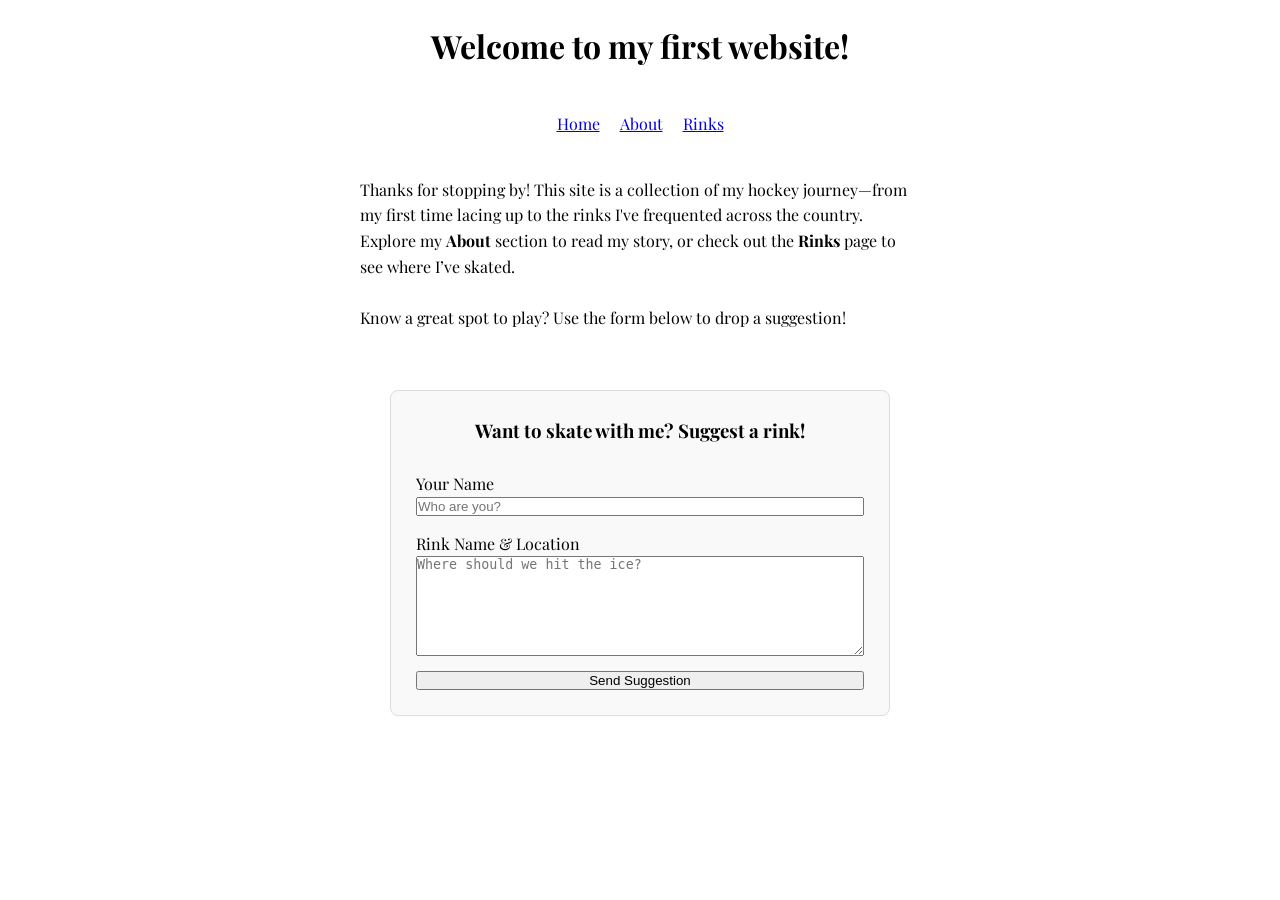
<file: html-css-fundamentals/index.html>
<!DOCTYPE html>
<html lang="en">
<head> 
    <meta charset="UTF-8">
    <meta name="viewport" content="width=device-width, initial-scale=1.0">
    <title>Website/Form Example</title>
    <link rel="stylesheet" href="style.css">
</head>
<body>
    <header><h1>Welcome to my first website!</h1></header>
    <nav>
  <ul style="display: flex; list-style: none; gap: 20px; justify-content: center; padding: 20px;">
    <li><a href="index.html">Home</a></li>
    <li><a href="hero.html">About</a></li>
    <li><a href="cards.html">Rinks</a></li>
  </ul>
</nav>
    <main>
        <article>
            <p>Thanks for stopping by! This site is a collection of my hockey journey—from my first time lacing up to the rinks I've frequented across the country.</p>
            <p>Explore my <strong>About</strong> section to read my story, or check out the <strong>Rinks</strong> page to see where I’ve skated.</p>
            <br>
            <p>Know a great spot to play? Use the form below to drop a suggestion!</p>
        </article>
<form action="https://formspree.io/f/mjgqqydq" method="POST" class="rink-form">
  <h3>Want to skate with me? Suggest a rink!</h3>
  
  <div class="form-group">
    <label for="name">Your Name</label>
    <input type="text" id="name" name="name" placeholder="Who are you?" required>
  </div>

  <div class="form-group">
    <label for="message">Rink Name & Location</label>
    <textarea id="message" name="message" placeholder="Where should we hit the ice?" required></textarea>
  </div>

  <button type="submit">Send Suggestion</button>
</form>
</main>
</body>
</html>
</file>
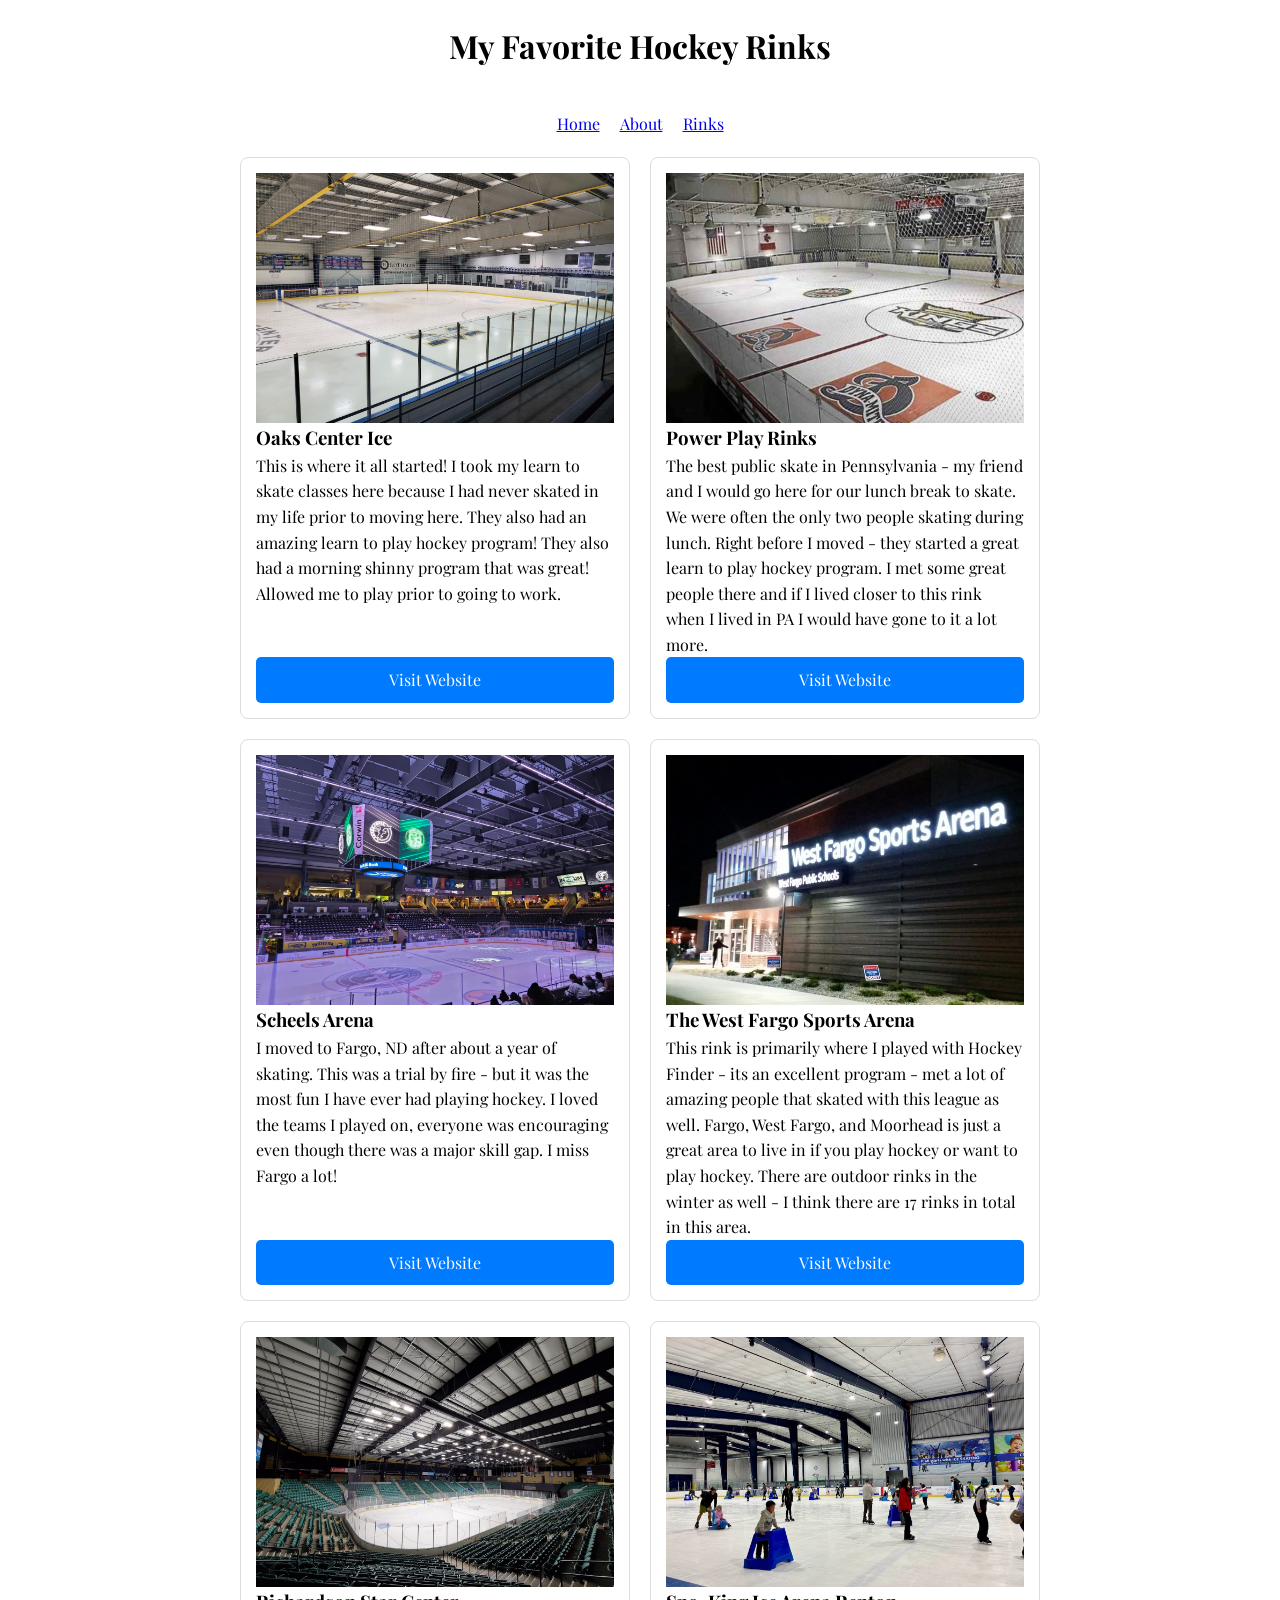
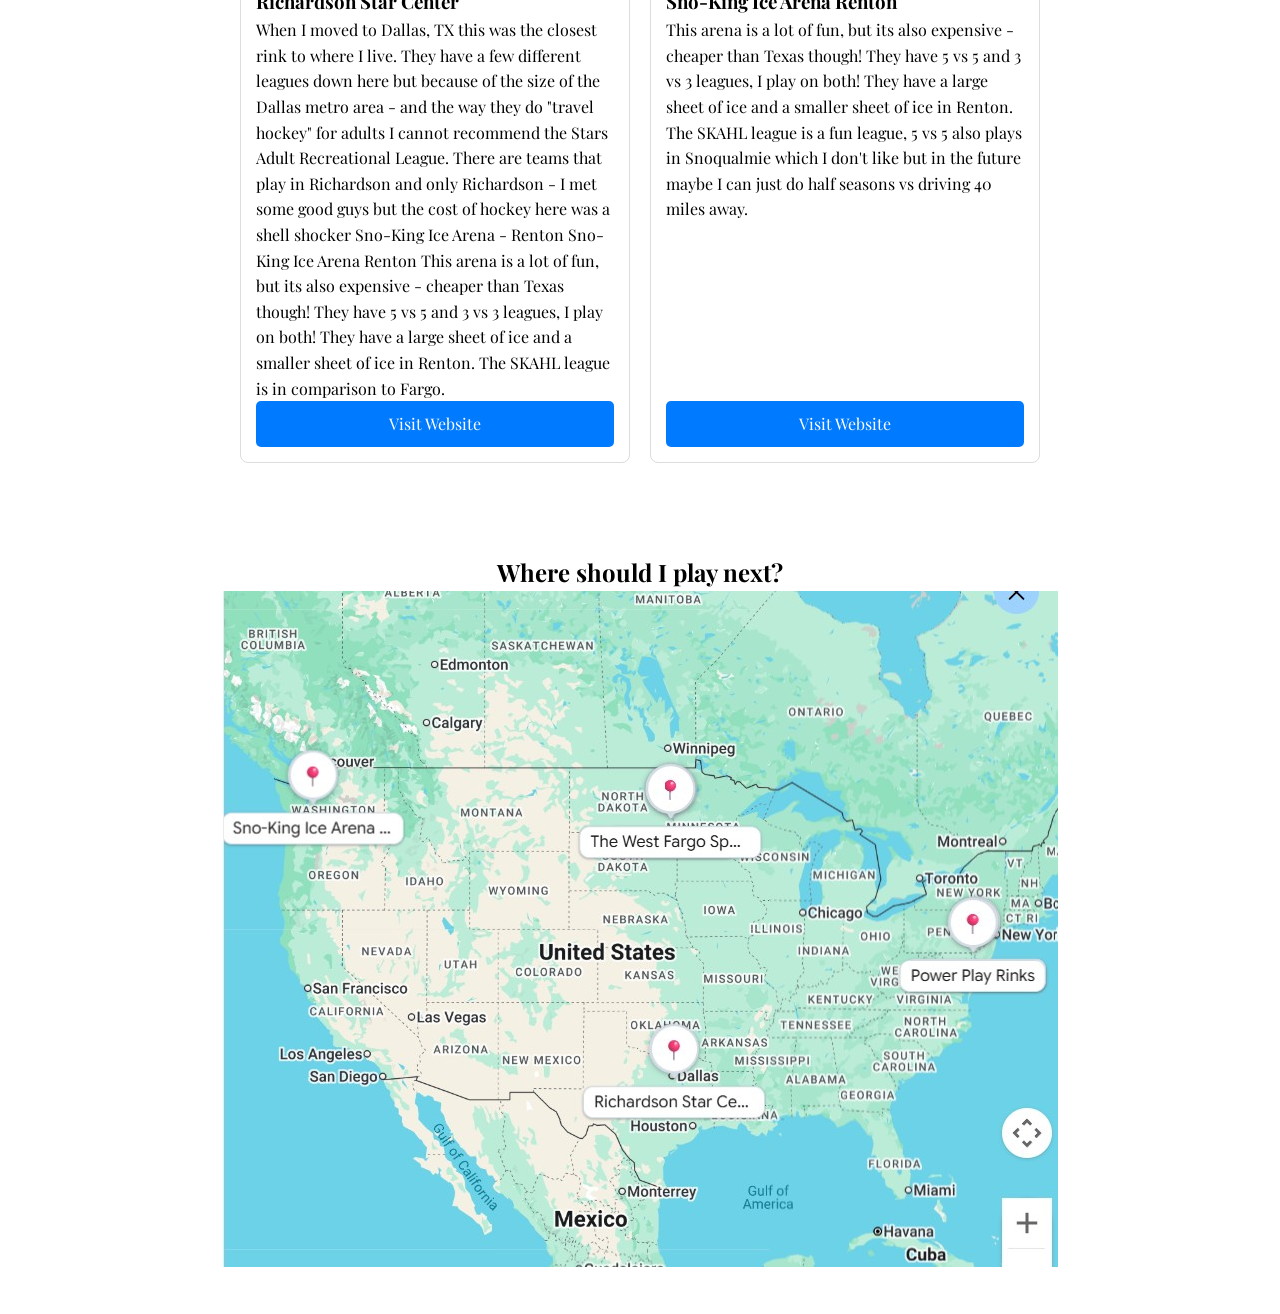
<file: html-css-fundamentals/cards.html>
<!DOCTYPE html>
<html lang="en">
<head> 
    <meta charset="UTF-8">
    <meta name="viewport" content="width=device-width, initial-scale=1.0">
    <title>Cards Example</title>
    <link rel="stylesheet" href="style.css">
</head>
<body>
    <header><h1>My Favorite Hockey Rinks</h1></header>
     <nav>
  <ul style="display: flex; list-style: none; gap: 20px; justify-content: center; padding: 20px;">
    <li><a href="index.html">Home</a></li>
    <li><a href="hero.html">About</a></li>
    <li><a href="cards.html">Rinks</a></li>
  </ul>
</nav>
    <main>
        <section class="cards-image-wrapper">
        <div class="card">
  <img src="images/oaks.jpg" alt="Oaks Center Ice">
  <h3>Oaks Center Ice</h3>
  <p>This is where it all started!  I took my learn to skate classes here because I had never skated in my life prior to moving here.
    They also had an amazing learn to play hockey program!  They also had a morning shinny program that was great!  Allowed me to play prior
    to going to work.
  </p>
  <a href="https://www.oakscenterice.com" target="_blank">Visit Website</a>
</div>
<div class="card">
  <img src="images/exton.jpg" alt="Skate Power Play">
  <h3>Power Play Rinks</h3>
  <p>The best public skate in Pennsylvania - my friend and I would go here for our lunch break to skate.  We were often the only two people
    skating during lunch.  Right before I moved - they started a great learn to play hockey program.  I met some great people there and if I lived
    closer to this rink when I lived in PA I would have gone to it a lot more.
  </p>
  <a href="https://www.skatepowerplay.com" target="_blank">Visit Website</a>
</div>
<div class="card">
  <img src="images/scheels.jpg" alt="Scheels Arena">
  <h3>Scheels Arena</h3>
  <p>I moved to Fargo, ND after about a year of skating.  This was a trial by fire - but it was the most fun I have ever had playing hockey.
    I loved the teams I played on, everyone was encouraging even though there was a major skill gap.  I miss Fargo a lot!
  </p>
  <a href="https://www.scheelsarena.com" target="_blank">Visit Website</a>
</div>
<div class="card">
  <img src="images/wfargo.jpg" alt="The West Fargo Sports Arena">
  <h3>The West Fargo Sports Arena</h3>
  <p>This rink is primarily where I played with Hockey Finder - its an excellent program - met a lot of amazing people that skated with this 
    league as well.  Fargo, West Fargo, and Moorhead is just a great area to live in if you play hockey or want to play hockey.  There are
    outdoor rinks in the winter as well - I think there are 17 rinks in total in this area.
  </p>
  <a href="https://wfsa.web.westfargo.k12.nd.us" target="_blank">Visit Website</a>
</div>
<div class="card">
  <img src="images/richardson.jpg" alt="Richardson Star Center">
  <h3>Richardson Star Center</h3>
  <p>When I moved to Dallas, TX this was the closest rink to where I live.  They have a few different leagues down here but because of 
    the size of the Dallas metro area - and the way they do "travel hockey" for adults I cannot recommend the Stars Adult Recreational League.  
    There are teams that play in Richardson and only Richardson - I met some good guys but the cost of hockey here was a shell shocker Sno-King Ice Arena - Renton
    Sno-King Ice Arena Renton
    This arena is a lot of fun, but its also expensive - cheaper than Texas though! They have 5 vs 5 and 3 vs 3 leagues, I play on both! They have a large sheet of ice and a smaller sheet of ice in Renton. The SKAHL league is
    in comparison to Fargo.  
    </p>
  <a href="https://www.nhl.com/stars/starcenters/public-skating" target="_blank">Visit Website</a>
</div>
<div class="card">
  <img src="images/renton.jpg" alt="Sno-King Ice Arena - Renton">
  <h3>Sno-King Ice Arena Renton</h3>
  <p>This arena is a lot of fun, but its also expensive - cheaper than Texas though!  They have 5 vs 5 and 3 vs 3 leagues, I play on both!  
    They have a large sheet of ice and a smaller sheet of ice in Renton.  The SKAHL league is a fun league, 5 vs 5 also plays in Snoqualmie 
    which I don't like but in the future maybe I can just do half seasons vs driving 40 miles away.
  </p>
  <a href="https://www.snokingicearenas.com/renton" target="_blank">Visit Website</a>
</div>
        </section>
        </main>
        <footer>
            <h2><center>Where should I play next?</center></h2>
<center><img src="images/map.jpg" alt="Map of the US showings pins where I have played hockey"></center>
        </footer>
    </body>
    </html>
</file>
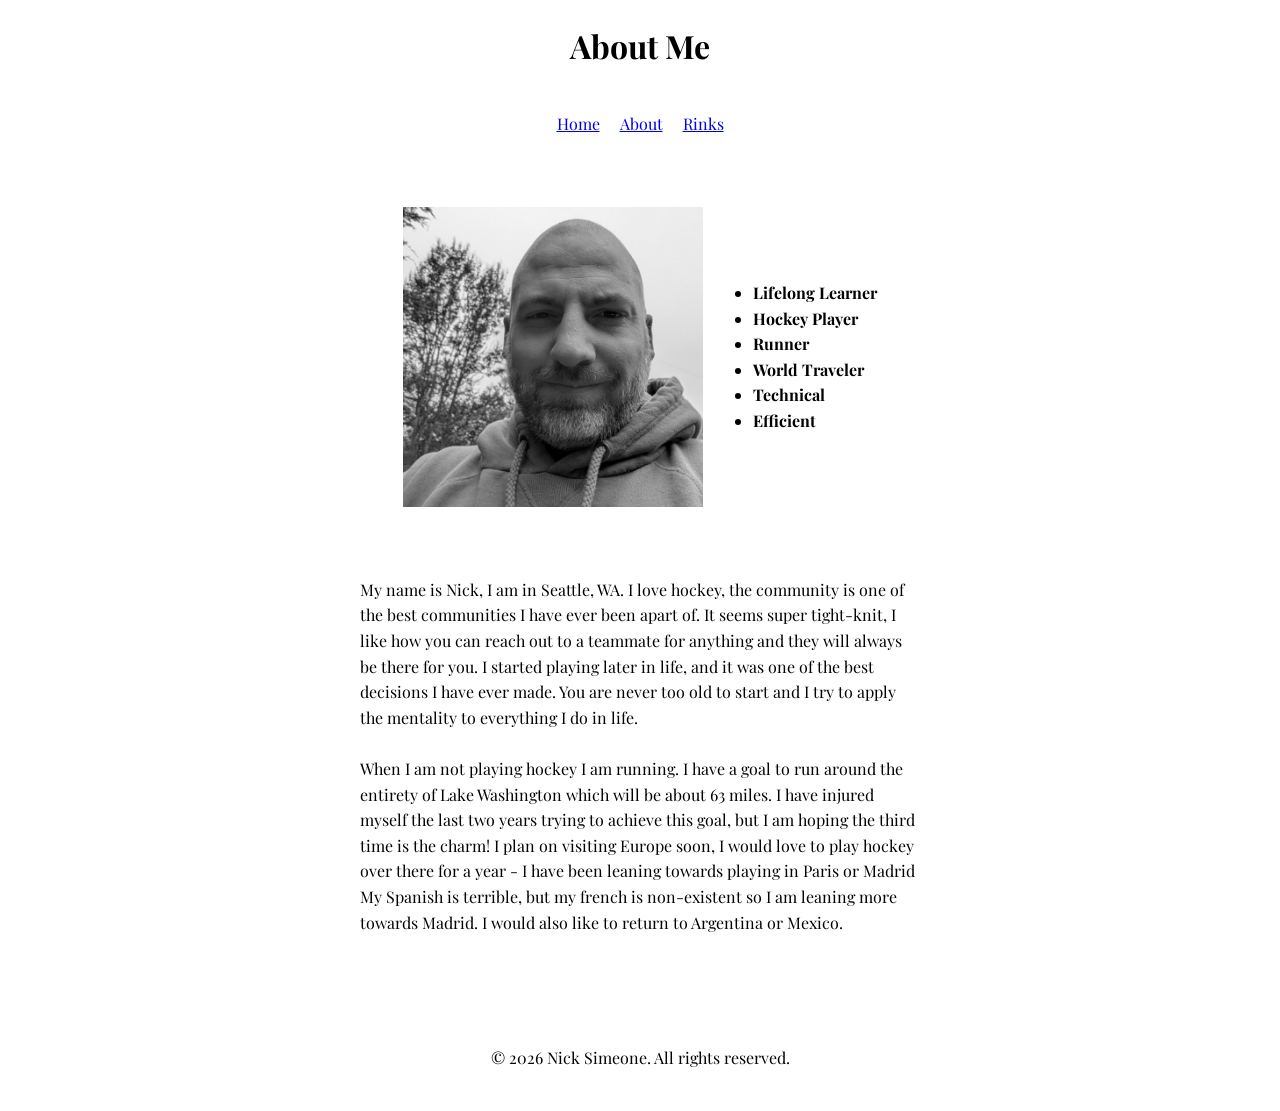
<file: html-css-fundamentals/hero.html>
<!DOCTYPE html>
<html lang="en">
<head> 
    <meta charset="UTF-8">
    <meta name="viewport" content="width=device-width, initial-scale=1.0">
    <title>About Me</title>
    <link rel="stylesheet" href="style.css">   
</head>
<body>
    <header>
        <h1>About Me</h1>
    </header>

    <nav>
        <ul style="display: flex; list-style: none; gap: 20px; justify-content: center; padding: 20px;">
            <li><a href="index.html">Home</a></li>
            <li><a href="hero.html">About</a></li>
            <li><a href="cards.html">Rinks</a></li>
        </ul>
    </nav>

    <main>
        <section class="image-container">
            <aside class="hero-image-wrapper">
                <img src="images/1.jpg" alt="Professional Me" class="prof-pic" />
                <img src="images/2.jpg" alt="Hockey Me" class="hockey-pic" />
            </aside>
            <ul>
                <li><strong>Lifelong Learner</strong></li>
                <li><strong>Hockey Player</strong></li>
                <li><strong>Runner</strong></li>
                <li><strong>World Traveler</strong></li>
                <li><strong>Technical</strong></li>
                <li><strong>Efficient</strong></li>
            </ul>
        </section>

        <article>
            <p>My name is Nick, I am in Seattle, WA. I love hockey, the community is one of the best communities I have ever been apart of.
            It seems super tight-knit, I like how you can reach out to a teammate for anything and they will always be there for you. 
            I started playing later in life, and it was one of the best decisions I have ever made. You are never too old to start and I try to 
            apply the mentality to everything I do in life. </p> 
            <br>
            <p>When I am not playing hockey I am running. I have a goal to run around the entirety
            of Lake Washington which will be about 63 miles. I have injured myself the last two years trying to achieve this goal, but I am hoping the third time is the charm!
            I plan on visiting Europe soon, I would love to play hockey over there for a year - I have been leaning towards playing in Paris or Madrid
            My Spanish is terrible, but my french is non-existent so I am leaning more towards Madrid. I would also like to return to Argentina or Mexico.</p>
          </article>
    </main>

    <footer>
        <p>&copy; <span id="year"></span> Nick Simeone. All rights reserved.</p>
    </footer>

    <script>
        document.getElementById("year").textContent = new Date().getFullYear();
    </script>
</body>
</html>
</file>
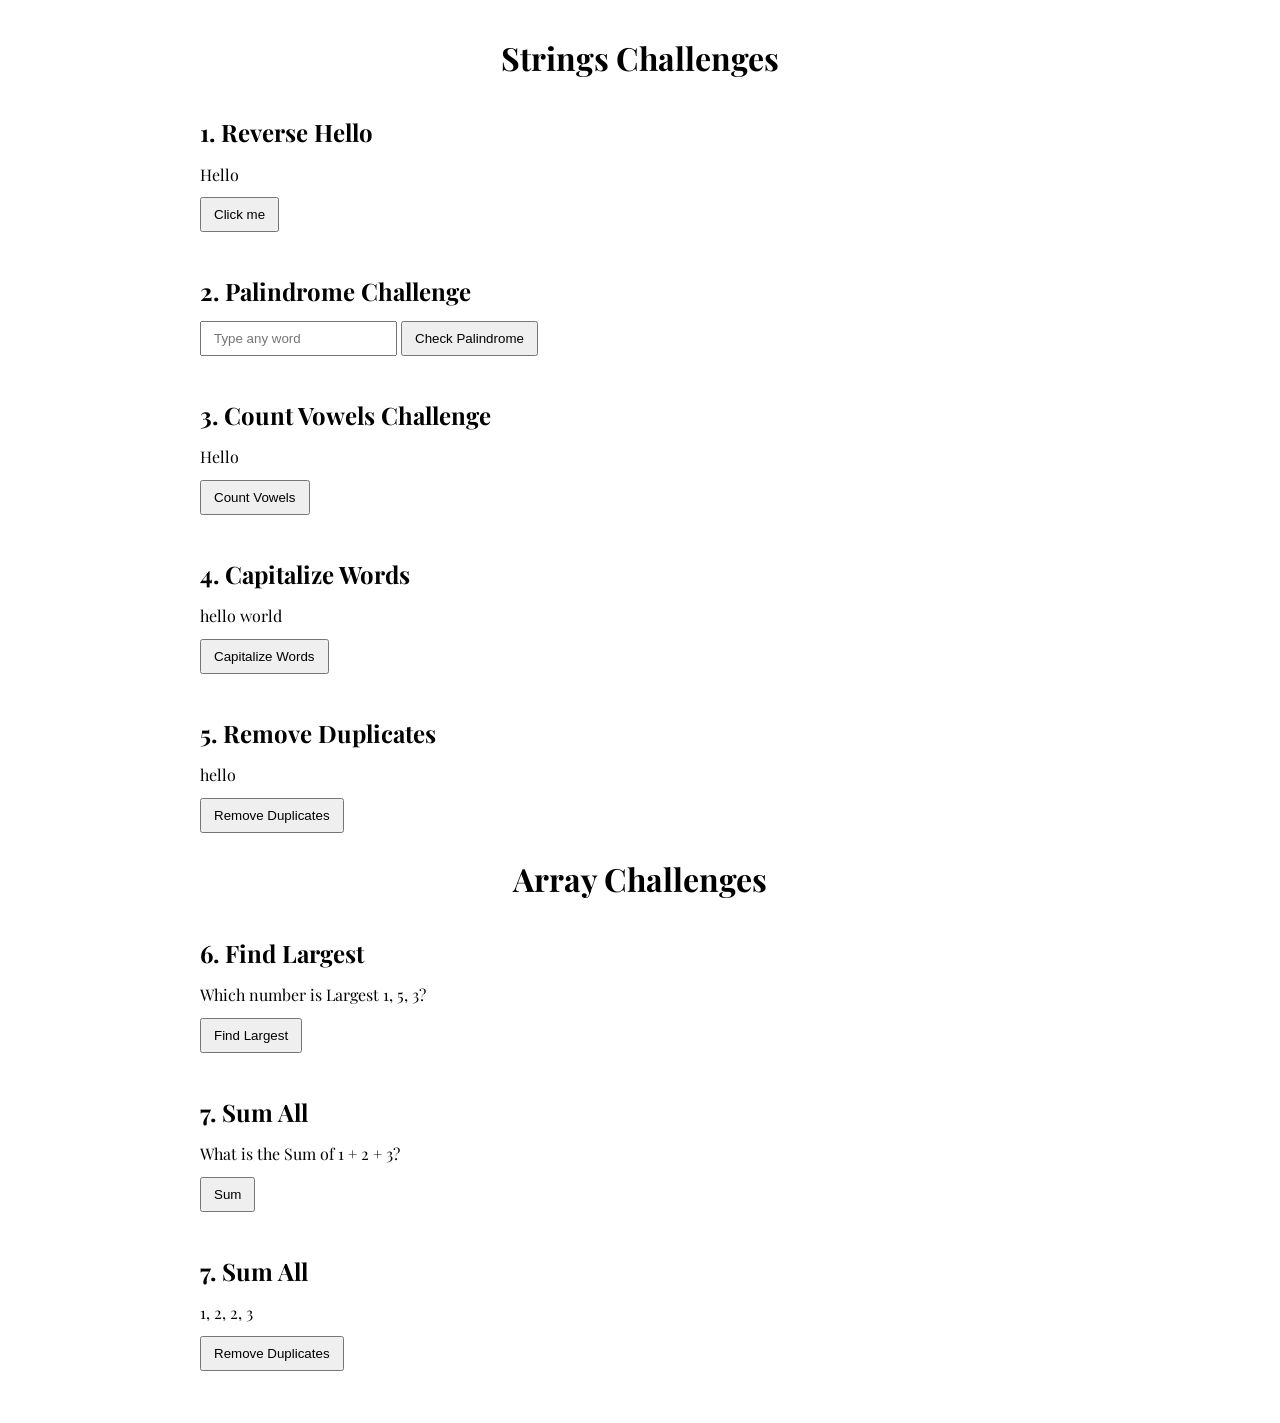
<file: javascript-fundamentals/strings.html>
<!DOCTYPE html>
<html lang="en">
<head>
    <meta charset="UTF-8">
    <meta name="viewport" content="width=device-width, initial-scale=1.0">
    <title>Strings Challenge</title>
    <link rel="stylesheet" href="styles.css">
</head>
<body>
    <main>
    <h1>Strings Challenges</h1>

    <h2>1. Reverse Hello</h2>
    <p>Hello</p>
    <button type="button" onclick="reverseHello()">Click me</button>
    <p id="Hello"></p>
    
    <h2>2. Palindrome Challenge</h2>
    <input type="text" id="userInput" placeholder="Type any word">
    <button type="button" onclick="checkPalindrome()">Check Palindrome </button>
    <p id="Palindrome"></p>

    <h2>3. Count Vowels Challenge</h2>
    <p> Hello </p>
    <button type="button" onclick="countVowels()">Count Vowels</button>
    <p id="countVowels"></p>

    <h2>4. Capitalize Words</h2>
    <p> hello world </p>
    <button type="button" onclick="capitalizeWords()">Capitalize Words</button>
    <p id="capitalizeWords"></p>

    <h2>5. Remove Duplicates</h2>
    <p> hello </p>
    <button type="button" onclick="removeDuplicates()">Remove Duplicates</button>
    <p id="removeDuplicates"></p>

    <h1>Array Challenges</h1>

    <h2>6. Find Largest</h2>
    <p>Which number is Largest 1, 5, 3?</p>
    <button type="button" onclick="findLargest()">Find Largest</button>
    <p id="findLargest"></p>

    <h2>7. Sum All </h2>
    <p>What is the Sum of 1 + 2 + 3?</p>
    <button type="button" onclick="sumAll()">Sum</button>
    <p id="sumAll"></p>

    <h2>7. Sum All </h2>
    <p>1, 2, 2, 3</p>
    <button type="button" onclick="removeDuplicateNumbers()">Remove Duplicates</button>
    <p id="removeDuplicateNumbers"></p>




</main>
<script src="app.js"></script>
</body>
</html>
</file>
<file: html-css-fundamentals/style.css>
@import url('https://fonts.googleapis.com/css2?family=Playfair+Display:ital,wght@0,400..900;1,400..900&display=swap');

* {
  margin: 0;
  padding: 0;
  box-sizing: border-box;
}

* {
  box-sizing: border-box;
}

body {
  font-family: "Playfair Display", serif; 
  background-color: #ffffff; 
  color: #000000;           
  line-height: 1.6;
}

h1, h2, h3 {
  font-weight: 700;
}

header {
  text-align: center;
  padding: 20px 0;
}

footer {
  text-align: center;
  padding: 40px 0;
}

article {
  max-width: 600px; /* Adjust this value to your liking */
  margin: 0 auto;   /* This centers the block if you want it centered on the page */
  padding: 20px;    /* Keeps the text from hitting the very edge of the screen on mobile */
}

.image-container {
  display: flex;
  align-items: center;
  justify-content: center;
  gap: 50px;
  padding: 50px;
}

.hero-image-wrapper {
  position: relative;
  width: 300px;
  height: 300px;
}

.hero-image-wrapper img {
  position: absolute;
  top: 0;
  left: 0;
  width: 100%;
  height: 100%;
  object-fit: cover;
  transition: opacity 0.4s ease;
  filter: grayscale(100%);
}

.prof-pic { opacity: 1; }
.hockey-pic { opacity: 0; }

.hero-image-wrapper:hover .prof-pic { opacity: 0; }
.hero-image-wrapper:hover .hockey-pic { opacity: 1; filter: grayscale(0%); }

.card-grid {
  display: grid;
  grid-template-columns: repeat(auto-fit, minmax(300px, 1fr));
  gap: 20px;
}

.card img {
  width: 100%; 
  height: 250px; 
  object-fit: cover; 
  display: block; 
}

.cards-image-wrapper {
  display: grid;
  grid-template-columns: repeat(auto-fit, minmax(300px, 1fr));
  gap: 20px;
  max-width: 800px; 
  margin: 0 auto;
}

.card {
  border: 1px solid #ddd; 
  border-radius: 8px;     
  padding: 15px;          
  display: flex;          
  flex-direction: column;
}

.card a {
  margin-top: auto;       
  text-decoration: none;  
  background-color: #007BFF;
  color: white;
  padding: 10px;
  text-align: center;
  border-radius: 5px;
}

footer {
  clear: both;      
  padding: 40px 0;  
  text-align: center;
  margin-top: 50px; 
}

.rink-form {
  display: flex;
  flex-direction: column;
  gap: 15px;
  max-width: 500px;
  margin: 40px auto;
  padding: 25px;
  border: 1px solid #ddd;
  border-radius: 8px;
  background-color: #f9f9f9;
}

.rink-form h3 {
  text-align: center;
  margin-bottom: 10px;
}

.form-group {
  display: flex;
  flex-direction: column;
}

.rink-form textarea {
  height: 100px;
  resize: vertical;
}
</file>
<file: javascript-fundamentals/styles.css>
@import url('https://fonts.googleapis.com/css2?family=Playfair+Display:ital,wght@0,400..900;1,400..900&display=swap');

* {
  margin: 0;
  padding: 0;
  box-sizing: border-box;
}

body {
  font-family: "Playfair Display", serif; 
  background-color: #ffffff; 
  color: #000000;           
  line-height: 1.6;
}

main {
  width: 100%;
  max-width: 60rem; 
  padding: 2rem 2.5rem; 
  margin: 0 auto;  
}

h1 {
  text-align: center;
  font-weight: 700; 
  margin-bottom: 30px; 
}

h2, h3 {
  text-align: left;
  font-weight: 700;
  margin-top: 30px; 
  margin-bottom: 10px; 
}

p, input, button {
  margin-bottom: 10px; 
}

input, button {
  padding: 8px 12px; 
}

header {
  text-align: center;
  padding: 20px 0;
}

footer {
  clear: both;      
  padding: 40px 0;  
  text-align: center;
  margin-top: 50px; 
}
</file>
